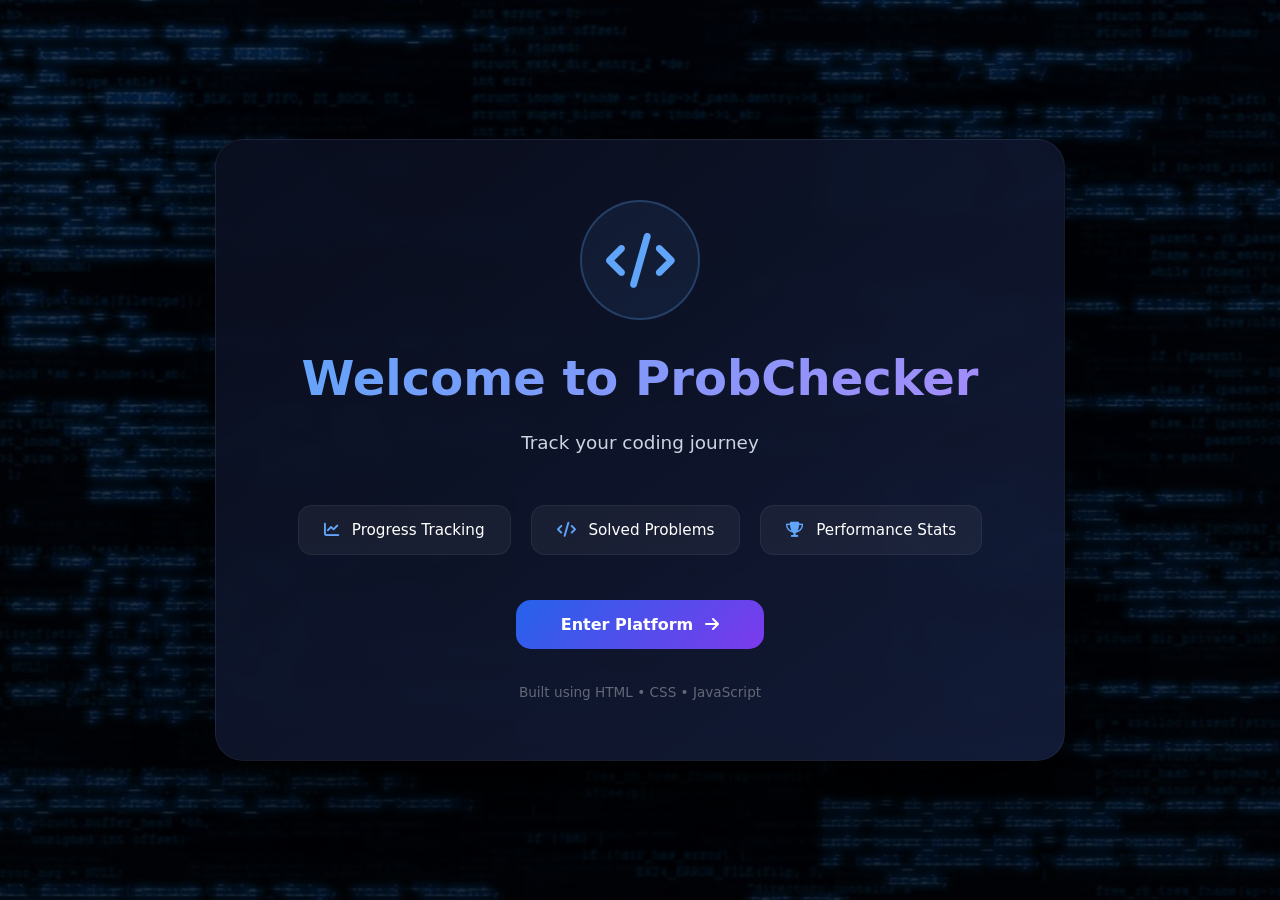
<file: index.html>
<!DOCTYPE html>
<html lang="en">
<head>
    <meta charset="UTF-8">
    <meta name="viewport" content="width=device-width, initial-scale=1.0">
    <title>Welcome | ProbChecker</title>

    <link rel="stylesheet" href="welcome.css">

    <link rel="stylesheet"
    href="https://cdnjs.cloudflare.com/ajax/libs/font-awesome/6.5.0/css/all.min.css">
</head>
<body>

<div class="welcome-container">

    <div class="logo">
        <i class="fas fa-code"></i>
    </div>

    <h1>Welcome to ProbChecker</h1>

    <p>
        Track your coding journey 
        
    </p>

    <div class="features">

        <div class="feature">
            <i class="fas fa-chart-line"></i>
            Progress Tracking
        </div>

        <div class="feature">
            <i class="fas fa-code"></i>
            Solved Problems
        </div>

        <div class="feature">
            <i class="fas fa-trophy"></i>
            Performance Stats
        </div>

    </div>

    <button onclick="window.location.href='dashboard.html'">
        Enter Platform
        <i class="fas fa-arrow-right"></i>
    </button>

    <div class="footer">
        Built using HTML • CSS • JavaScript
    </div>

</div>

</body>
</html>
</file>
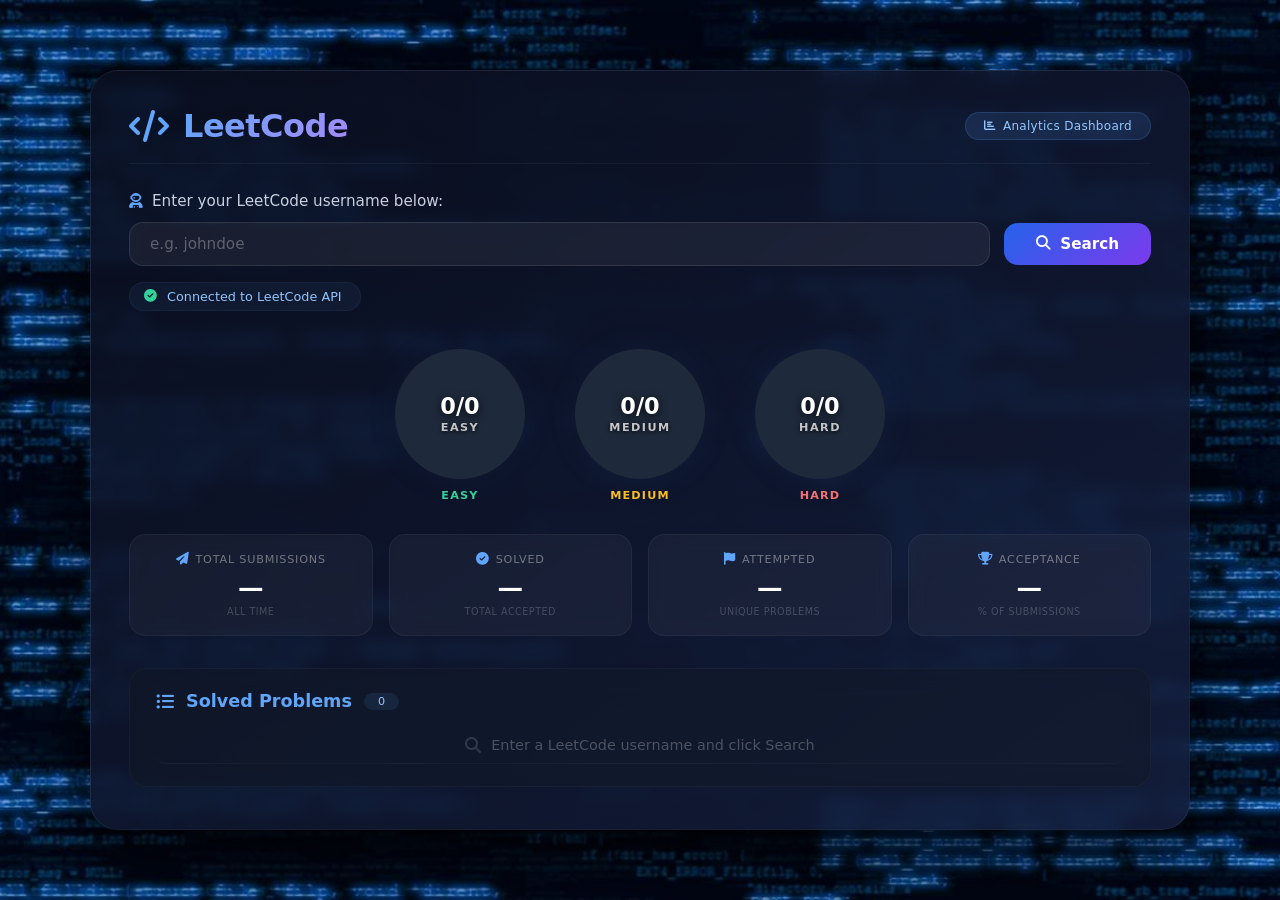
<file: dashboard.html>
<!DOCTYPE html>
<html lang="en">
<head>
    <meta charset="UTF-8" />
    <meta name="viewport" content="width=device-width, initial-scale=1.0" />
    <title>LeetMetric | LeetCode Analytics</title>
    <link rel="stylesheet" href="style.css" />
    <link rel="stylesheet" href="https://cdnjs.cloudflare.com/ajax/libs/font-awesome/6.5.0/css/all.min.css" />
</head>
<body>
    <div class="container">
        <!-- Header -->
        <div class="header">
            <div class="header-left">
                <i class="fas fa-code logo-icon"></i>
                <h1 id="platform-title">LeetCode</h1>
            </div>
            <span class="badge"><i class="fas fa-chart-bar"></i> Analytics Dashboard</span>
        </div>

        <!-- User Input -->
        <div class="user-container">
            <p class="input-label"><i class="fas fa-user-astronaut"></i> Enter your LeetCode username below:</p>
            <div class="user-input-row">
                <input type="text" id="user-input" placeholder="e.g. johndoe" />
                <button id="search-btn"><i class="fas fa-search"></i> Search</button>
            </div>
            <div class="platform-indicator" id="platform-indicator">
                <i class="fas fa-check-circle"></i>
                <span id="indicator-label">Connected to LeetCode API</span>
            </div>
        </div>

        <!-- Stats -->
        <div class="stats-container" id="stats-container">
            <!-- Progress Circles -->
            <div class="progress">
                <div class="progress-item">
                    <div class="circle easy-progress" id="easy-circle">
                        <span id="easy-label">0/0</span>
                        <p>Easy</p>
                    </div>
                    <span class="diff-label" style="color:#34D399;">EASY</span>
                </div>
                <div class="progress-item">
                    <div class="circle medium-progress" id="medium-circle">
                        <span id="medium-label">0/0</span>
                        <p>Medium</p>
                    </div>
                    <span class="diff-label" style="color:#FBBF24;">MEDIUM</span>
                </div>
                <div class="progress-item">
                    <div class="circle hard-progress" id="hard-circle">
                        <span id="hard-label">0/0</span>
                        <p>Hard</p>
                    </div>
                    <span class="diff-label" style="color:#F87171;">HARD</span>
                </div>
            </div>

            <!-- Stats Cards -->
            <div class="stats-cards" id="stats-cards">
                <div class="card">
                    <h4><i class="fas fa-paper-plane"></i> Total Submissions</h4>
                    <p id="total-submissions">—</p>
                    <div class="card-sub">all time</div>
                </div>
                <div class="card">
                    <h4><i class="fas fa-check-circle"></i> Solved</h4>
                    <p id="total-solved">—</p>
                    <div class="card-sub">total accepted</div>
                </div>
                <div class="card">
                    <h4><i class="fas fa-flag"></i> Attempted</h4>
                    <p id="total-attempted">—</p>
                    <div class="card-sub">unique problems</div>
                </div>
                <div class="card">
                    <h4><i class="fas fa-trophy"></i> Acceptance</h4>
                    <p id="acceptance-rate">—</p>
                    <div class="card-sub">% of submissions</div>
                </div>
            </div>
        </div>

        <!-- Question List Section -->
        <div class="question-list-container">
            <h2 id="question-title">
                <i class="fas fa-list-ul"></i> Solved Problems <span class="count-badge">0</span>
            </h2>
            <ul id="question-list">
                <!-- Populated dynamically by script.js -->
            </ul>
        </div>
    </div>

    <script src="script.js"></script>
</body>
</html>
</file>
<file: welcome.css>
* {
    margin: 0;
    padding: 0;
    box-sizing: border-box;
    font-family: "Segoe UI", system-ui, sans-serif;
}

body{
    min-height:100vh;
    display:flex;
    justify-content:center;
    align-items:center;

    background:
        linear-gradient(
            rgba(0,0,0,0.65),
            rgba(0,0,0,0.75)
        ),
        url("coding-welcome.jpg");

    background-size:cover;
    background-position:center;
    background-repeat:no-repeat;
    background-attachment:fixed;

    overflow:hidden;
}

.welcome-container {
    width: 90%;
    max-width: 850px;

    padding: 60px 50px;

    border-radius: 28px;

    background: linear-gradient(
        145deg,
        rgba(10,14,30,.88),
        rgba(20,30,60,.88)
    );

    backdrop-filter: blur(10px);

    border: 1px solid rgba(255,255,255,.06);

    color: white;

    text-align: center;

    box-shadow: 0 25px 70px rgba(0,0,0,.8);
}

.logo {
    width: 120px;
    height: 120px;

    margin: auto;

    border-radius: 50%;

    display: flex;
    justify-content: center;
    align-items: center;

    background: rgba(96,165,250,.08);

    border: 2px solid rgba(96,165,250,.25);

    margin-bottom: 30px;
}

.logo i {
    font-size: 55px;
    color: #60A5FA;
}

h1 {
    font-size: 3rem;
    margin-bottom: 20px;
    font-weight: 800;

    background: linear-gradient(
        135deg,
        #60A5FA,
        #A78BFA
    );

    -webkit-background-clip: text;
    -webkit-text-fill-color: transparent;
}

p {
    color: #cbd5e1;
    font-size: 1.15rem;
    line-height: 1.8;
    margin-bottom: 45px;
}

.features {
    display: flex;
    justify-content: center;
    gap: 20px;
    flex-wrap: wrap;

    margin-bottom: 45px;
}

.feature {
    background: rgba(255,255,255,.05);

    border: 1px solid rgba(255,255,255,.06);

    padding: 15px 25px;

    border-radius: 14px;

    color: white;

    font-size: .95rem;

    transition: .3s;
}

.feature:hover {
    background: rgba(255,255,255,.08);

    transform: translateY(-3px);
}

.feature i {
    color: #60A5FA;
    margin-right: 8px;
}

button {

    padding: 15px 45px;

    border: none;

    border-radius: 15px;

    background: linear-gradient(
        135deg,
        #2563EB,
        #7C3AED
    );

    color: white;

    font-size: 1rem;

    font-weight: 600;

    cursor: pointer;

    transition: .3s;

    display: inline-flex;
    align-items: center;
    gap: 12px;
}

button:hover {

    transform: translateY(-3px);

    box-shadow: 0 10px 30px rgba(37,99,235,.4);
}

button i{
    transition:.3s;
}

button:hover i{
    transform: translateX(6px);
}

.footer {
    margin-top: 35px;
    color: rgba(255,255,255,.35);
    font-size: .85rem;
}

@media(max-width:768px){

    .welcome-container{
        padding:40px 25px;
    }

    h1{
        font-size:2.2rem;
    }

    p{
        font-size:1rem;
    }

    .logo{
        width:90px;
        height:90px;
    }

    .logo i{
        font-size:42px;
    }

    .features{
        flex-direction:column;
    }

    button{
        width:100%;
        justify-content:center;
    }

}
</file>
<file: style.css>
* {
    margin: 0;
    padding: 0;
    box-sizing: border-box;
    font-family: 'Segoe UI', system-ui, -apple-system, sans-serif;
}

body {
    min-height: 100vh;
    display: flex;
    justify-content: center;
    align-items: center;
    background-image: url("coding-welcome.jpg");
    background-size: cover;
    background-position: center;
    background-repeat: no-repeat;
    background-attachment: fixed;
    padding: 20px;
}

.container {
    width: 92%;
    max-width: 1100px;
    padding: 36px 38px 42px;
    border-radius: 28px;
    background: linear-gradient(145deg, rgba(10, 14, 30, 0.88), rgba(20, 30, 60, 0.88));
    backdrop-filter: blur(8px);
    border: 1px solid rgba(255, 255, 255, 0.06);
    color: #ffffff;
    box-shadow: 0 25px 70px rgba(0, 0, 0, 0.8);
    transition: all 0.3s ease;
}

/* Header */
.header {
    display: flex;
    justify-content: space-between;
    align-items: center;
    flex-wrap: wrap;
    gap: 15px;
    margin-bottom: 28px;
    padding-bottom: 18px;
    border-bottom: 1px solid rgba(255, 255, 255, 0.05);
}

.header-left {
    display: flex;
    align-items: center;
    gap: 14px;
}

.header-left .logo-icon {
    font-size: 2rem;
    color: #60A5FA;
}

.header-left h1 {
    font-size: 2rem;
    font-weight: 800;
    background: linear-gradient(135deg, #60A5FA, #A78BFA);
    -webkit-background-clip: text;
    -webkit-text-fill-color: transparent;
    background-clip: text;
    letter-spacing: -0.5px;
}

.header .badge {
    background: rgba(96, 165, 250, 0.12);
    border: 1px solid rgba(96, 165, 250, 0.18);
    padding: 6px 18px;
    border-radius: 30px;
    font-size: 0.75rem;
    color: #93C5FD;
    display: flex;
    align-items: center;
    gap: 8px;
    font-weight: 500;
    letter-spacing: 0.3px;
}

.header .badge i {
    font-size: 0.7rem;
}

/* User Input */
.user-container {
    display: flex;
    flex-direction: column;
    gap: 12px;
    margin-bottom: 6px;
}

.user-container .input-label {
    font-size: 0.95rem;
    color: #c8d0e0;
    font-weight: 400;
    display: flex;
    align-items: center;
    gap: 10px;
}

.user-container .input-label i {
    color: #60A5FA;
}

.user-input-row {
    display: flex;
    flex-wrap: wrap;
    gap: 14px;
    align-items: center;
}

.platform-wrap {
    position: relative;
    flex: 0 0 180px;
    min-width: 160px;
}

.platform-wrap select {
    width: 100%;
    padding: 12px 18px 12px 46px;
    border-radius: 14px;
    border: 1px solid rgba(255, 255, 255, 0.10);
    background: rgba(255, 255, 255, 0.06);
    backdrop-filter: blur(4px);
    color: #fff;
    font-size: 0.95rem;
    font-weight: 500;
    cursor: pointer;
    appearance: none;
    outline: none;
    transition: all 0.3s ease;
}

.platform-wrap select:hover {
    background: rgba(255, 255, 255, 0.12);
    border-color: rgba(96, 165, 250, 0.30);
}

.platform-wrap select:focus {
    border-color: #60A5FA;
    box-shadow: 0 0 0 4px rgba(96, 165, 250, 0.12);
}

.platform-wrap select option {
    background: #1e293b;
    color: #fff;
}

.platform-wrap .p-icon {
    position: absolute;
    left: 16px;
    top: 50%;
    transform: translateY(-50%);
    font-size: 1rem;
    color: #93C5FD;
    pointer-events: none;
}

.platform-wrap .p-arrow {
    position: absolute;
    right: 16px;
    top: 50%;
    transform: translateY(-50%);
    color: #64748b;
    pointer-events: none;
    font-size: 0.7rem;
}

#user-input {
    flex: 1;
    min-width: 200px;
    padding: 12px 20px;
    border-radius: 14px;
    border: 1px solid rgba(255, 255, 255, 0.10);
    background: rgba(255, 255, 255, 0.06);
    backdrop-filter: blur(4px);
    color: #fff;
    font-size: 0.95rem;
    outline: none;
    transition: all 0.3s ease;
}

#user-input::placeholder {
    color: rgba(255, 255, 255, 0.30);
}

#user-input:focus {
    border-color: #60A5FA;
    box-shadow: 0 0 0 4px rgba(96, 165, 250, 0.10);
    background: rgba(255, 255, 255, 0.10);
}

#search-btn {
    padding: 12px 32px;
    border-radius: 14px;
    border: none;
    background: linear-gradient(135deg, #2563EB, #7C3AED);
    color: #fff;
    font-size: 0.95rem;
    font-weight: 600;
    cursor: pointer;
    transition: all 0.3s ease;
    white-space: nowrap;
    display: flex;
    align-items: center;
    gap: 10px;
}

#search-btn:hover:not(:disabled) {
    transform: translateY(-2px);
    box-shadow: 0 10px 30px rgba(37, 99, 235, 0.35);
}

#search-btn:disabled {
    opacity: 0.6;
    cursor: not-allowed;
    transform: none;
}

#search-btn i {
    font-size: 0.9rem;
}

.platform-indicator {
    display: inline-flex;
    align-items: center;
    gap: 10px;
    background: rgba(96, 165, 250, 0.06);
    padding: 6px 18px 6px 14px;
    border-radius: 30px;
    font-size: 0.8rem;
    color: #93C5FD;
    border: 1px solid rgba(96, 165, 250, 0.08);
    margin-top: 4px;
    width: fit-content;
}

.platform-indicator i {
    color: #34D399;
}

/* Progress Circles */
.progress {
    display: flex;
    justify-content: center;
    gap: 50px;
    flex-wrap: wrap;
    margin: 38px 0 32px 0;
}

.progress-item {
    display: flex;
    flex-direction: column;
    align-items: center;
    gap: 10px;
    cursor: pointer;
    transition: transform 0.2s ease;
}

.progress-item:hover {
    transform: scale(1.04);
}

.circle {
    width: 130px;
    height: 130px;
    border-radius: 50%;
    position: relative;
    display: flex;
    align-items: center;
    justify-content: center;
    flex-direction: column;
    font-weight: 700;
    font-size: 1rem;
    color: #fff;
    
    /* Elegant outer border boundary */
  box-shadow: 0 0 40px rgba(96, 165, 250, 0.05);
    transition: all 0.4s ease;
}
.circle::before {
    content: "";
    position: absolute;
    top: 0;
    left: 0;
    right: 0;
    bottom: 0;
    border-radius: 50%;
    z-index: 1;
    transition: background 0.4s ease;
}
 
.circle span {
    position: relative;
    z-index: 2;
    font-size: 1.4rem;
    font-weight: 700;
    text-shadow: 0 2px 8px rgba(0, 0, 0, 0.8);
}

.circle p {
    position: relative;
    z-index: 2;
    font-size: 0.7rem;
    font-weight: 600;
    text-transform: uppercase;
    letter-spacing: 1.5px;
    color: rgba(255, 255, 255, 0.75);
    margin-top: 2px;
    text-shadow: 0 1px 4px rgba(0, 0, 0, 0.8);

}

.easy-progress {
    background: conic-gradient(
        from 0deg, 
        #34D399 calc(var(--progress-degree, 0) * 1deg), 
        #1e293b calc(var(--progress-degree, 0) * 1deg)
    );
}
.easy-progress:hover {
    box-shadow: 0 0 50px rgba(52, 211, 153, 0.20);
}

.medium-progress {
    background: conic-gradient(
        from 0deg, 
        #FBBF24 calc(var(--progress-degree, 0) * 1deg), 
        #1e293b calc(var(--progress-degree, 0) * 1deg)
    );
}
.medium-progress:hover {
    box-shadow: 0 0 50px rgba(251, 191, 36, 0.20);
}

.hard-progress {
    background: conic-gradient(
        from 0deg, 
        #F87171 calc(var(--progress-degree, 0) * 1deg), 
        #1e293b calc(var(--progress-degree, 0) * 1deg)
    );
}
.hard-progress:hover {
    box-shadow: 0 0 50px rgba(248, 113, 113, 0.20);
}

.progress-item .diff-label {
    font-size: 0.7rem;
    font-weight: 600;
    color: rgba(255, 255, 255, 0.30);
    letter-spacing: 1.2px;
}

/* Stats Cards */
.stats-cards {
    display: grid;
    grid-template-columns: repeat(auto-fit, minmax(180px, 1fr));
    gap: 16px;
    margin: 28px 0 32px 0;
}

.card {
    background: rgba(255, 255, 255, 0.04);
    backdrop-filter: blur(8px);
    border: 1px solid rgba(255, 255, 255, 0.05);
    border-radius: 16px;
    padding: 18px 16px;
    text-align: center;
    transition: all 0.3s ease;
}

.card:hover {
    background: rgba(255, 255, 255, 0.08);
    transform: translateY(-3px);
    box-shadow: 0 10px 35px rgba(0, 0, 0, 0.20);
}

.card h4 {
    font-size: 0.7rem;
    font-weight: 500;
    text-transform: uppercase;
    letter-spacing: 0.8px;
    color: rgba(255, 255, 255, 0.40);
    margin-bottom: 6px;
    display: flex;
    align-items: center;
    justify-content: center;
    gap: 6px;
}

.card h4 i {
    font-size: 0.8rem;
    color: #60A5FA;
}

.card p {
    font-size: 1.6rem;
    font-weight: 700;
    color: #fff;
    line-height: 1.2;
}

.card .card-sub {
    font-size: 0.6rem;
    color: rgba(255, 255, 255, 0.20);
    margin-top: 4px;
    text-transform: uppercase;
    letter-spacing: 0.5px;
}

/* Question List */
.question-list-container {
    margin-top: 28px;
    padding: 22px 26px;
    background: rgba(17, 24, 39, 0.50);
    backdrop-filter: blur(12px);
    border-radius: 18px;
    border: 1px solid rgba(255, 255, 255, 0.03);
    max-height: 420px;
    overflow-y: auto;
}

.question-list-container::-webkit-scrollbar {
    width: 5px;
}
.question-list-container::-webkit-scrollbar-track {
    background: rgba(255, 255, 255, 0.02);
    border-radius: 10px;
}
.question-list-container::-webkit-scrollbar-thumb {
    background: rgba(96, 165, 250, 0.20);
    border-radius: 10px;
}

.question-list-container h2 {
    color: #60A5FA;
    font-size: 1.1rem;
    font-weight: 600;
    margin-bottom: 16px;
    display: flex;
    align-items: center;
    gap: 12px;
}

.question-list-container h2 .count-badge {
    background: rgba(96, 165, 250, 0.10);
    padding: 2px 14px;
    border-radius: 20px;
    font-size: 0.7rem;
    color: #93C5FD;
    font-weight: 400;
}

#question-list {
    list-style: none;
    display: flex;
    flex-direction: column;
    gap: 2px;
}

#question-list li {
    padding: 10px 14px;
    border-radius: 10px;
    transition: background 0.2s ease;
    border-bottom: 1px solid rgba(255, 255, 255, 0.03);
}

#question-list li:hover {
    background: rgba(255, 255, 255, 0.04);
}

#question-list li a {
    color: rgba(255, 255, 255, 0.75);
    text-decoration: none;
    font-size: 0.9rem;
    display: flex;
    align-items: center;
    gap: 12px;
    transition: color 0.2s;
}

#question-list li a:hover {
    color: #60A5FA;
}

#question-list li a .q-icon {
    color: #60A5FA;
    font-size: 0.6rem;
    opacity: 0.5;
}

.empty-state {
    color: rgba(255, 255, 255, 0.25);
    text-align: center;
    padding: 30px 0;
    font-size: 0.9rem;
    display: flex;
    align-items: center;
    justify-content: center;
    gap: 10px;
}

.empty-state i {
    font-size: 1rem;
    color: rgba(255, 255, 255, 0.15);
}

/* Responsive */
@media (max-width: 768px) {
    .container {
        padding: 24px 18px;
        width: 98%;
    }
    .header-left h1 {
        font-size: 1.5rem;
    }
    .platform-wrap {
        flex: 1 1 100%;
        min-width: unset;
    }
    #user-input {
        flex: 1 1 100%;
        min-width: unset;
    }
    #search-btn {
        flex: 1 1 100%;
        justify-content: center;
    }
    .progress {
        gap: 30px;
    }
    .circle {
        width: 100px;
        height: 100px;
    }
    .circle span {
        font-size: 1.1rem;
    }
    .card p {
        font-size: 1.3rem;
    }
    .stats-cards {
        grid-template-columns: repeat(auto-fit, minmax(140px, 1fr));
    }
}

@media (max-width: 480px) {
    .circle {
        width: 80px;
        height: 80px;
    }
    .circle span {
        font-size: 0.9rem;
    }
    .circle p {
        font-size: 0.6rem;
        .
    }
    .progress {
        gap: 16px;
    }
    .stats-cards {
        grid-template-columns: 1fr 1fr;
    }
}
</file>
